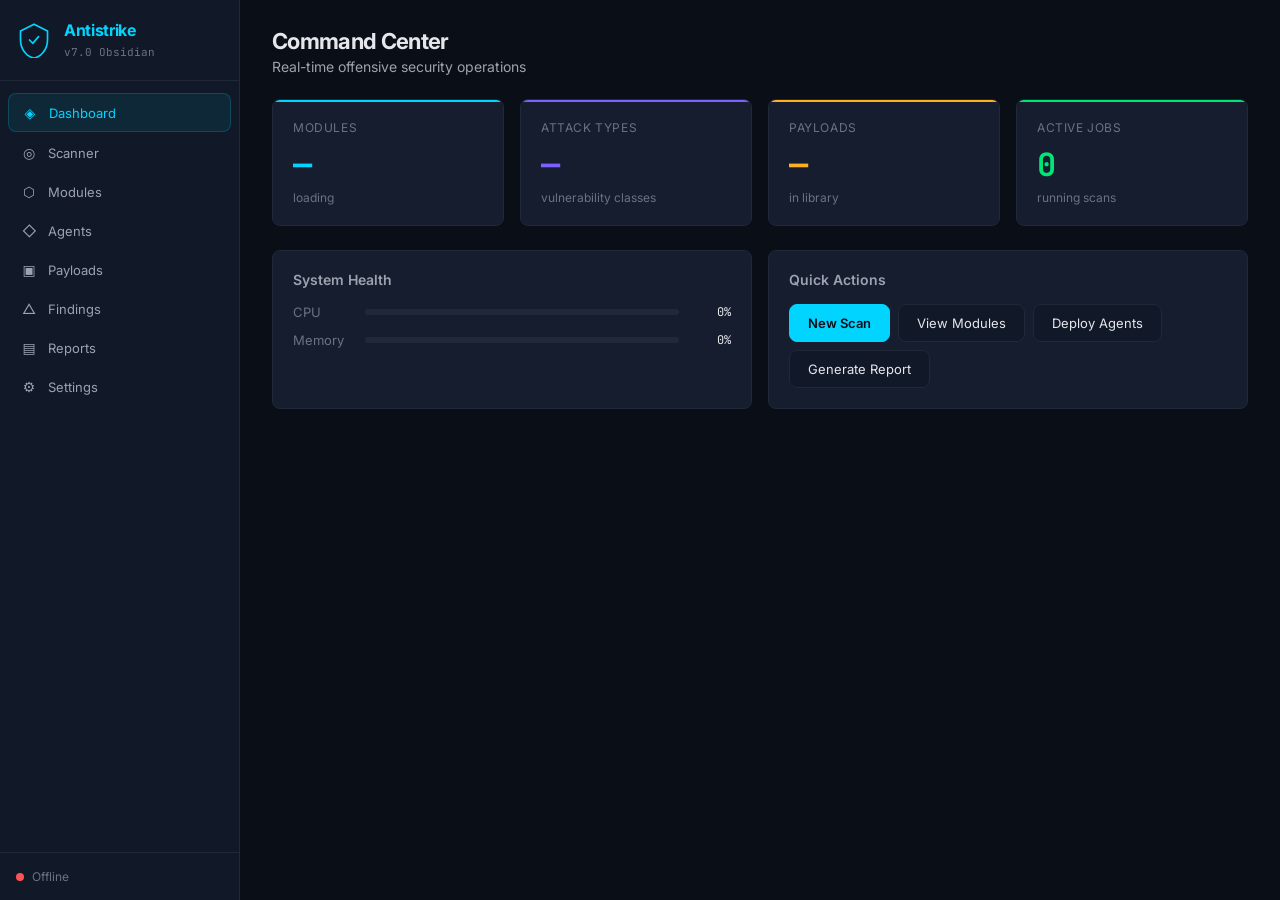
<file: antistrike/web/dashboard/index.html>
<!DOCTYPE html>
<html lang="en">
<head>
  <meta charset="UTF-8">
  <meta name="viewport" content="width=device-width, initial-scale=1.0">
  <title>Antistrike 7.0 — Control Center</title>
  <link rel="icon" type="image/svg+xml" href="/assets/favicon.svg">
  <link rel="stylesheet" href="styles.css">
  <link rel="preconnect" href="https://fonts.googleapis.com">
  <link href="https://fonts.googleapis.com/css2?family=JetBrains+Mono:wght@400;500;600;700&family=Inter:wght@400;500;600;700&display=swap" rel="stylesheet">
</head>
<body>
  <div class="app">
    <aside class="sidebar">
      <div class="logo">
        <div class="logo-icon">
          <svg viewBox="0 0 32 32" fill="none"><path d="M16 2L4 8v8c0 7.73 5.12 14.96 12 16 6.88-1.04 12-8.27 12-16V8L16 2z" stroke="currentColor" stroke-width="1.5"/><path d="M12 16l3 3 5-6" stroke="currentColor" stroke-width="1.5" stroke-linecap="round"/></svg>
        </div>
        <div>
          <h1>Antistrike</h1>
          <span class="version">v7.0 Obsidian</span>
        </div>
      </div>
      <nav class="nav">
        <button class="nav-item active" data-panel="dashboard">
          <span class="nav-icon">◈</span> Dashboard
        </button>
        <button class="nav-item" data-panel="scanner">
          <span class="nav-icon">◎</span> Scanner
        </button>
        <button class="nav-item" data-panel="modules">
          <span class="nav-icon">⬡</span> Modules
        </button>
        <button class="nav-item" data-panel="agents">
          <span class="nav-icon">◇</span> Agents
        </button>
        <button class="nav-item" data-panel="payloads">
          <span class="nav-icon">▣</span> Payloads
        </button>
        <button class="nav-item" data-panel="findings">
          <span class="nav-icon">△</span> Findings
        </button>
        <button class="nav-item" data-panel="reports">
          <span class="nav-icon">▤</span> Reports
        </button>
        <button class="nav-item" data-panel="settings">
          <span class="nav-icon">⚙</span> Settings
        </button>
      </nav>
      <div class="sidebar-footer">
        <div class="status-indicator" id="server-status">
          <span class="status-dot"></span>
          <span>Connecting...</span>
        </div>
      </div>
    </aside>

    <main class="content">
      <!-- Dashboard Panel -->
      <section class="panel active" id="panel-dashboard">
        <header class="panel-header">
          <h2>Command Center</h2>
          <p>Real-time offensive security operations</p>
        </header>
        <div class="stats-grid">
          <div class="stat-card">
            <div class="stat-label">Modules</div>
            <div class="stat-value" id="stat-modules">—</div>
            <div class="stat-sub" id="stat-modules-sub">loading</div>
          </div>
          <div class="stat-card accent">
            <div class="stat-label">Attack Types</div>
            <div class="stat-value" id="stat-attacks">—</div>
            <div class="stat-sub">vulnerability classes</div>
          </div>
          <div class="stat-card warning">
            <div class="stat-label">Payloads</div>
            <div class="stat-value" id="stat-payloads">—</div>
            <div class="stat-sub">in library</div>
          </div>
          <div class="stat-card success">
            <div class="stat-label">Active Jobs</div>
            <div class="stat-value" id="stat-jobs">0</div>
            <div class="stat-sub">running scans</div>
          </div>
        </div>
        <div class="grid-2">
          <div class="card">
            <h3>System Health</h3>
            <div class="health-bars">
              <div class="health-item">
                <span>CPU</span>
                <div class="bar-track"><div class="bar-fill" id="cpu-bar" style="width:0%"></div></div>
                <span id="cpu-val">0%</span>
              </div>
              <div class="health-item">
                <span>Memory</span>
                <div class="bar-track"><div class="bar-fill memory" id="mem-bar" style="width:0%"></div></div>
                <span id="mem-val">0%</span>
              </div>
            </div>
          </div>
          <div class="card">
            <h3>Quick Actions</h3>
            <div class="quick-actions">
              <button class="action-btn primary" onclick="switchPanel('scanner')">New Scan</button>
              <button class="action-btn" onclick="switchPanel('modules')">View Modules</button>
              <button class="action-btn" onclick="switchPanel('agents')">Deploy Agents</button>
              <button class="action-btn" onclick="switchPanel('reports')">Generate Report</button>
            </div>
          </div>
        </div>
      </section>

      <!-- Scanner Panel -->
      <section class="panel" id="panel-scanner">
        <header class="panel-header">
          <h2>Vulnerability Scanner</h2>
          <p>Configure and launch security assessments</p>
        </header>
        <div class="card scanner-config">
          <div class="form-group">
            <label>Target URL</label>
            <input type="url" id="scan-target" placeholder="https://target.example.com" class="input">
          </div>
          <div class="form-row">
            <div class="form-group">
              <label>Authorized By</label>
              <input type="text" id="scan-authorizer" placeholder="Security Team Lead" class="input">
            </div>
            <div class="form-group">
              <label>Scan Depth</label>
              <select id="scan-depth" class="input">
                <option value="quick">Quick — Surface scan</option>
                <option value="standard" selected>Standard — Balanced</option>
                <option value="deep">Deep — Thorough</option>
                <option value="exhaustive">Exhaustive — Full spectrum</option>
              </select>
            </div>
            <div class="form-group">
              <label>Profile</label>
              <select id="scan-profile" class="input">
                <option value="web">Web Application</option>
                <option value="api">API Security</option>
                <option value="network">Network</option>
                <option value="cloud">Cloud Infrastructure</option>
                <option value="mobile">Mobile</option>
                <option value="binary">Binary Analysis</option>
                <option value="full_spectrum">Full Spectrum</option>
              </select>
            </div>
          </div>
          <div class="form-group">
            <label>Attack Types (optional — leave empty for depth defaults)</label>
            <div class="chip-grid" id="attack-chips"></div>
          </div>
          <div class="btn-row">
            <button class="action-btn primary" id="btn-authorize">Register Authorization</button>
            <button class="action-btn success" id="btn-scan">Run Built-in Scan</button>
            <button class="action-btn warning" id="btn-assess">Full Profile Assessment</button>
          </div>
        </div>
        <div class="card">
          <h3>Scan Output</h3>
          <pre class="output-log" id="scan-output">Ready. Register authorization, then launch a scan.</pre>
        </div>
      </section>

      <!-- Modules Panel -->
      <section class="panel" id="panel-modules">
        <header class="panel-header">
          <h2>Attack Modules</h2>
          <p id="modules-count">Loading modules...</p>
        </header>
        <div class="filter-bar">
          <select id="module-category" class="input compact">
            <option value="">All Categories</option>
          </select>
          <input type="text" id="module-search" placeholder="Search modules..." class="input compact">
        </div>
        <div class="module-grid" id="module-grid"></div>
      </section>

      <!-- Agents Panel -->
      <section class="panel" id="panel-agents">
        <header class="panel-header">
          <h2>Agent Coordination</h2>
          <p>Multi-agent parallel testing teams</p>
        </header>
        <div class="card">
          <div class="form-row">
            <div class="form-group flex-1">
              <label>Target</label>
              <input type="url" id="agent-target" placeholder="https://target.example.com" class="input">
            </div>
            <button class="action-btn primary" id="btn-spawn-agents">Deploy Agent Team</button>
          </div>
          <div class="agent-roles">
            <label class="chip active" data-role="recon"><input type="checkbox" checked hidden> Recon</label>
            <label class="chip active" data-role="web_attacker"><input type="checkbox" checked hidden> Web Attacker</label>
            <label class="chip active" data-role="api_specialist"><input type="checkbox" checked hidden> API Specialist</label>
            <label class="chip active" data-role="network_scanner"><input type="checkbox" checked hidden> Network</label>
            <label class="chip" data-role="cloud_auditor"><input type="checkbox" hidden> Cloud Auditor</label>
            <label class="chip" data-role="exploit_developer"><input type="checkbox" hidden> Exploit Dev</label>
          </div>
        </div>
        <div class="card">
          <h3>Agent Graph</h3>
          <div id="agent-graph" class="agent-graph">No agents deployed</div>
        </div>
      </section>

      <!-- Payloads Panel -->
      <section class="panel" id="panel-payloads">
        <header class="panel-header">
          <h2>Payload Library</h2>
          <p>Curated attack payloads by vulnerability class</p>
        </header>
        <div class="filter-bar">
          <select id="payload-type" class="input compact"></select>
        </div>
        <div class="payload-list" id="payload-list"></div>
      </section>

      <!-- Findings Panel -->
      <section class="panel" id="panel-findings">
        <header class="panel-header">
          <h2>Findings</h2>
          <p id="findings-count">No findings yet</p>
        </header>
        <div id="findings-list" class="findings-list">
          <div class="empty-state">Run a scan to discover vulnerabilities</div>
        </div>
      </section>

      <!-- Reports Panel -->
      <section class="panel" id="panel-reports">
        <header class="panel-header">
          <h2>Reports</h2>
          <p>Generate assessment deliverables</p>
        </header>
        <div class="card">
          <div class="form-group">
            <label>Target</label>
            <input type="text" id="report-target" placeholder="target.example.com" class="input">
          </div>
          <div class="form-group">
            <label>Export Formats</label>
            <div class="chip-grid">
              <label class="chip active"><input type="checkbox" value="executive" checked hidden> Executive Summary</label>
              <label class="chip active"><input type="checkbox" value="sarif" checked hidden> SARIF</label>
              <label class="chip active"><input type="checkbox" value="json" checked hidden> JSON</label>
            </div>
          </div>
          <button class="action-btn primary" id="btn-report">Generate Report</button>
          <pre class="output-log" id="report-output"></pre>
        </div>
      </section>

      <!-- Settings Panel -->
      <section class="panel" id="panel-settings">
        <header class="panel-header">
          <h2>Settings</h2>
          <p>Platform configuration</p>
        </header>
        <div class="card">
          <div class="form-group">
            <label>API Server URL</label>
            <input type="url" id="api-url" value="http://127.0.0.1:7700" class="input">
          </div>
          <div class="form-group">
            <label>Default Scan Depth</label>
            <select id="default-depth" class="input">
              <option value="quick">Quick</option>
              <option value="standard" selected>Standard</option>
              <option value="deep">Deep</option>
              <option value="exhaustive">Exhaustive</option>
            </select>
          </div>
          <button class="action-btn" id="btn-save-settings">Save Settings</button>
        </div>
        <div class="card">
          <h3>MCP Integration</h3>
          <p class="dim">Connect AI assistants via MCP. Add to your client config:</p>
          <pre class="code-block" id="mcp-config">Loading...</pre>
        </div>
      </section>
    </main>
  </div>
  <script src="app.js"></script>
</body>
</html>
</file>
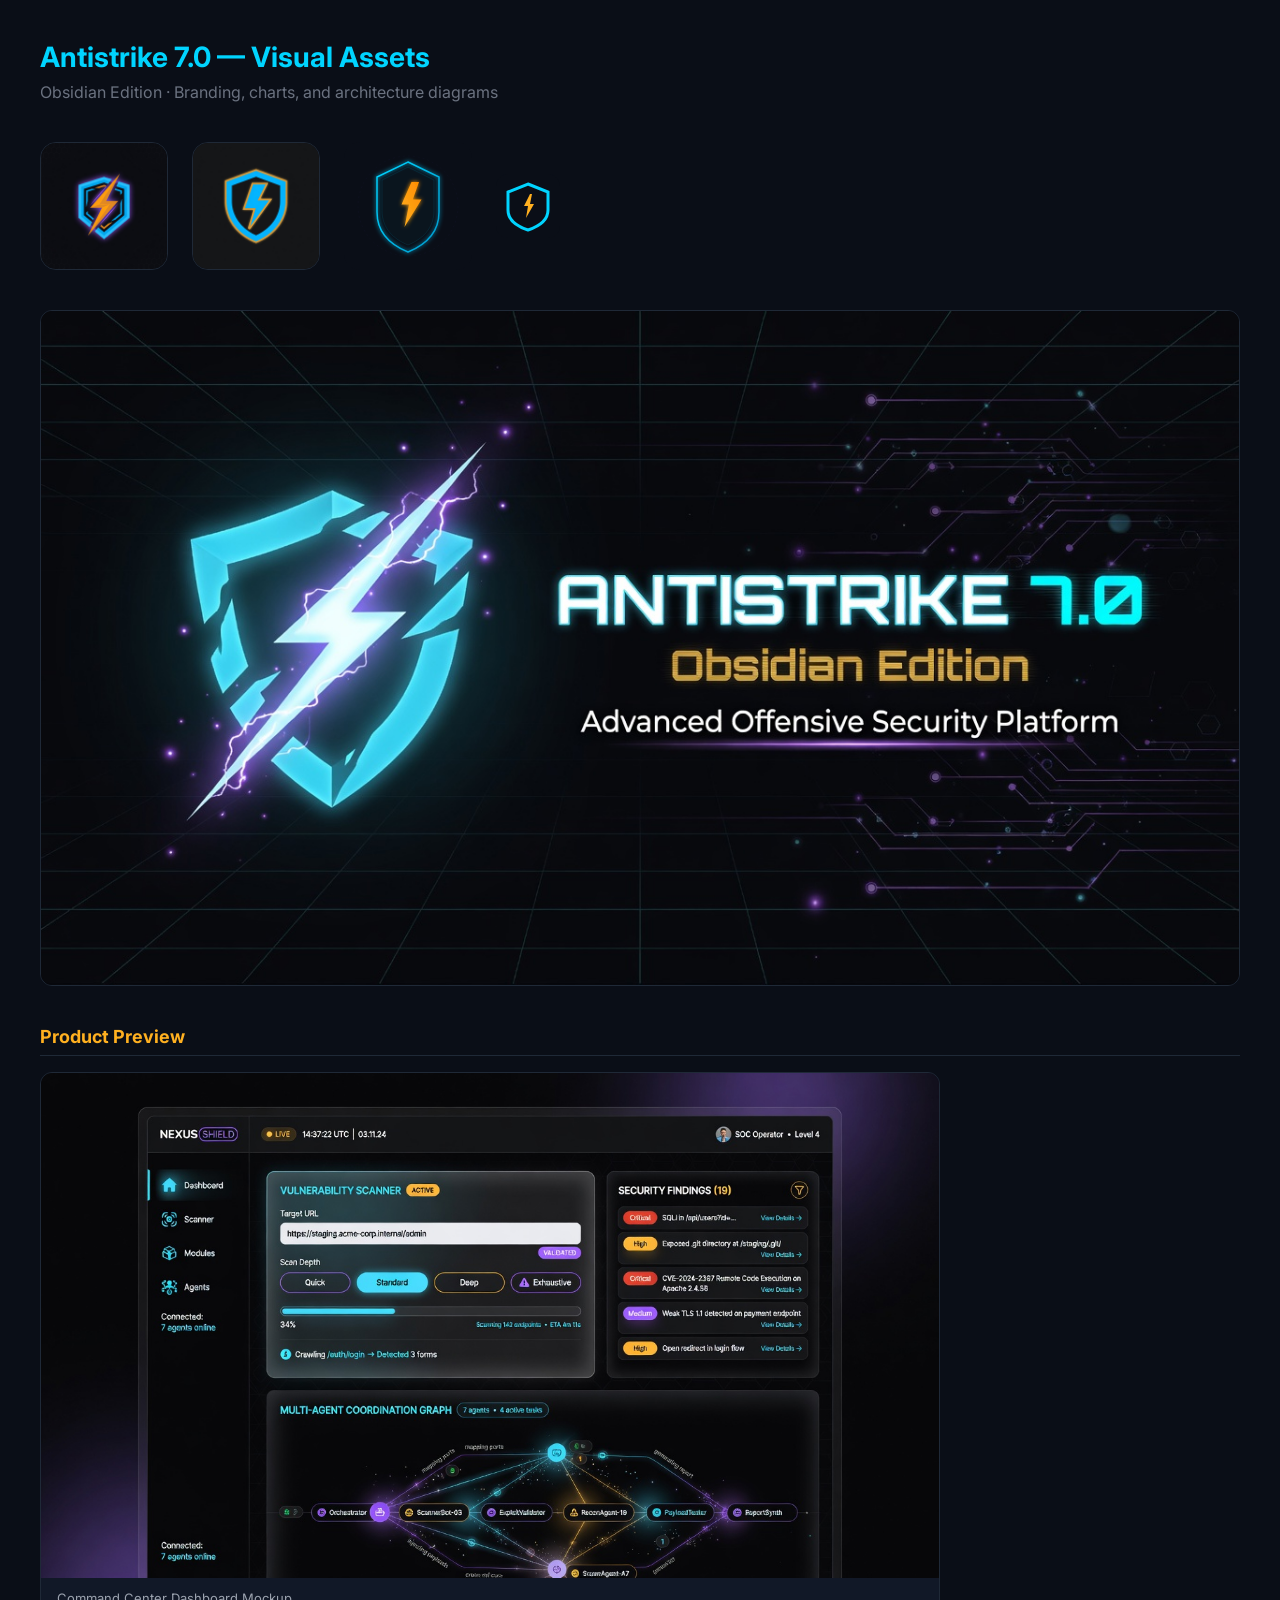
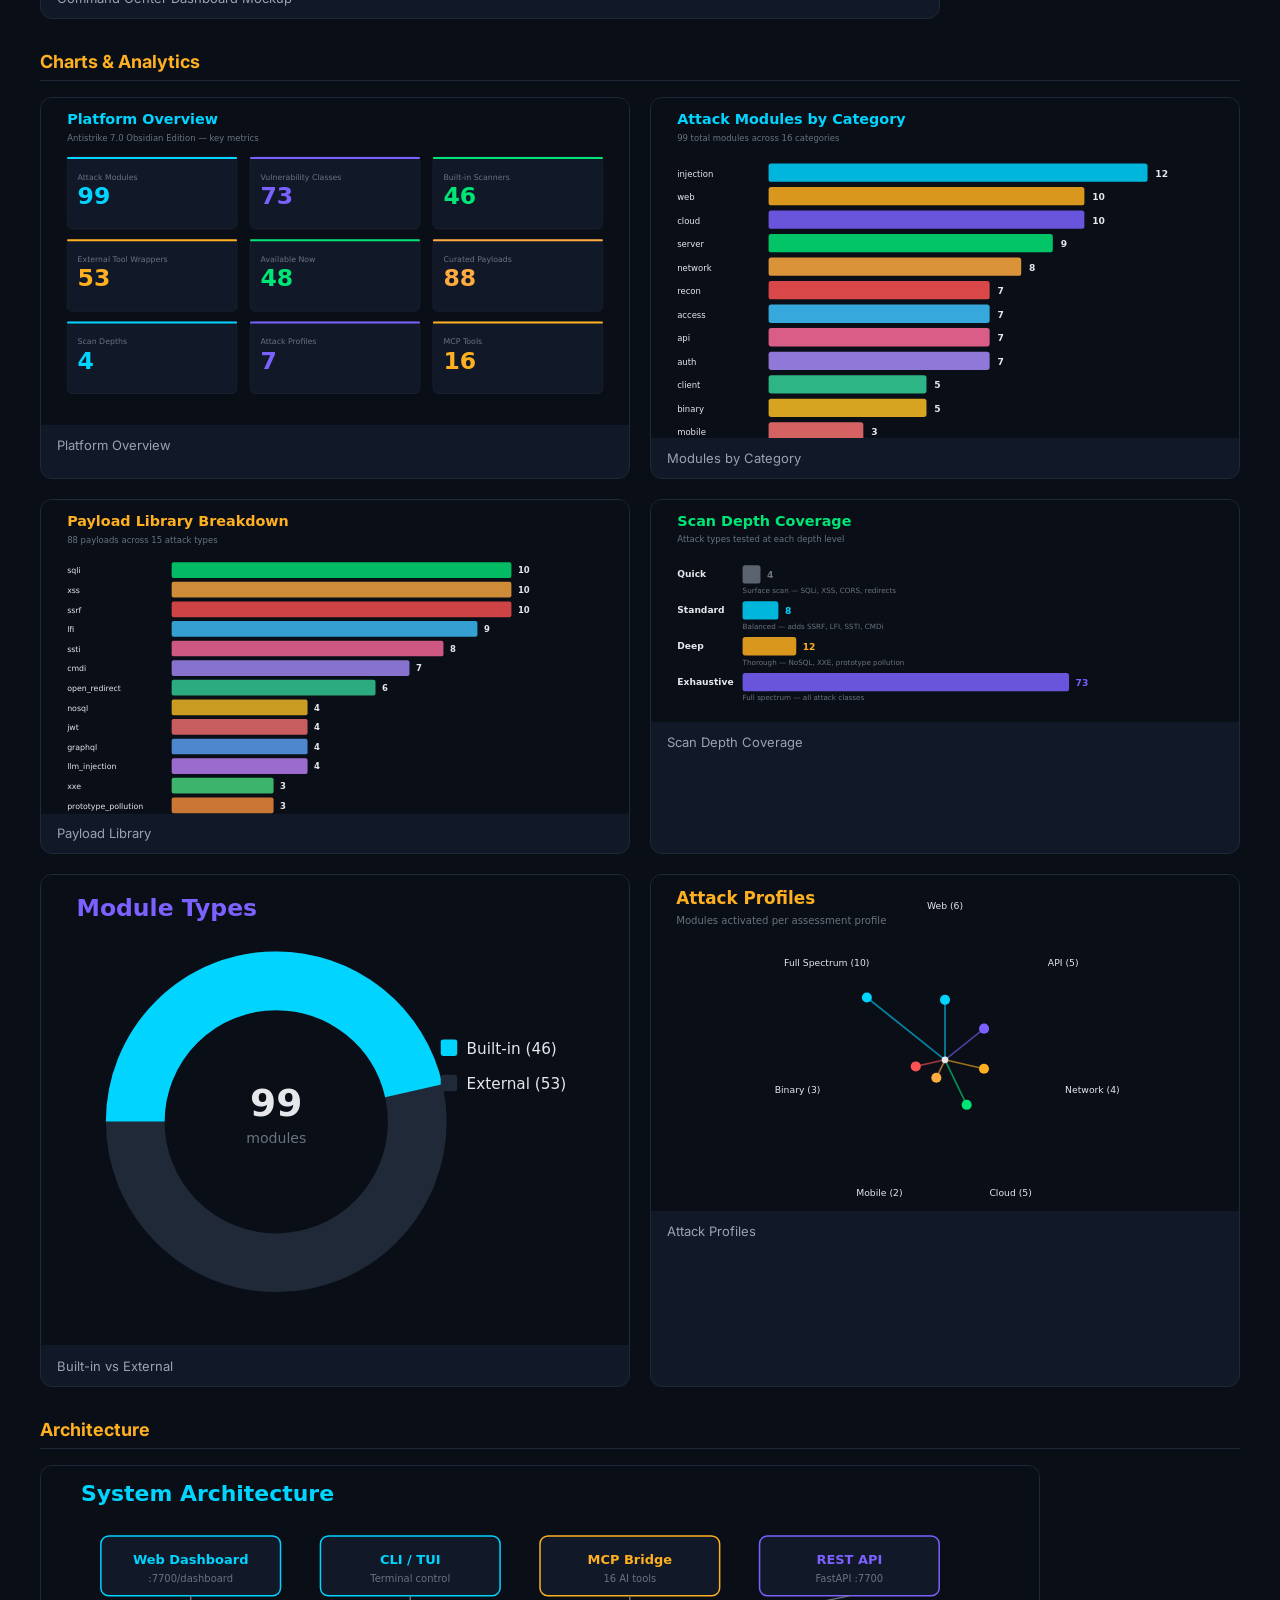
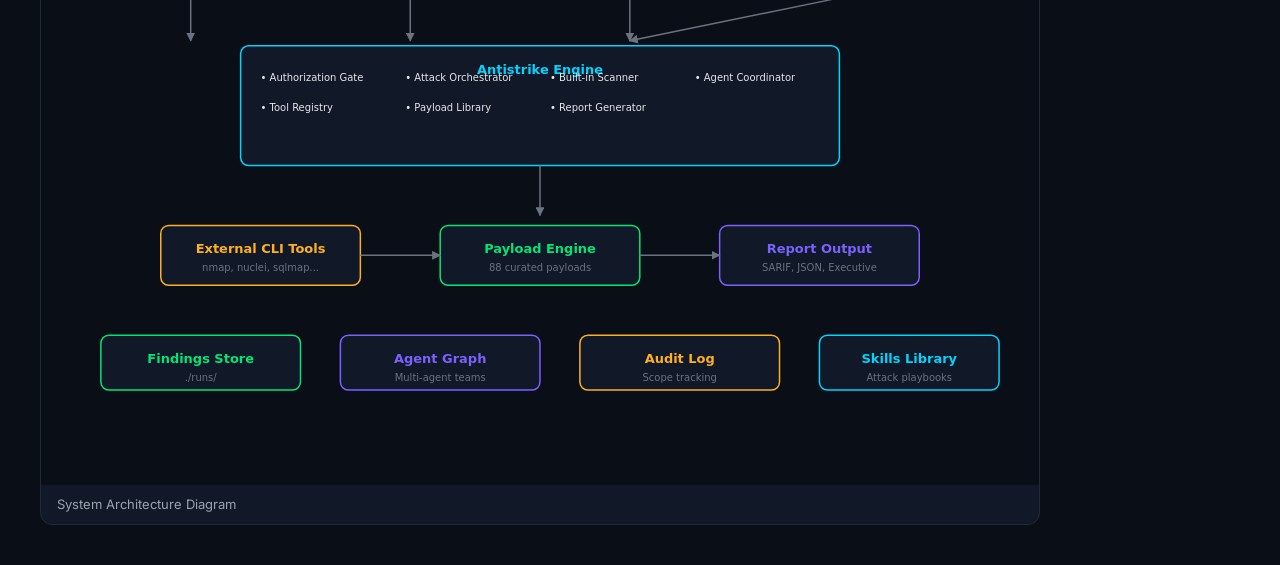
<file: assets/gallery.html>
<!DOCTYPE html>
<html lang="en">
<head>
  <meta charset="UTF-8">
  <meta name="viewport" content="width=device-width, initial-scale=1.0">
  <title>Antistrike 7.0 — Visual Assets</title>
  <link href="https://fonts.googleapis.com/css2?family=Inter:wght@400;600;700&display=swap" rel="stylesheet">
  <style>
    * { box-sizing: border-box; margin: 0; padding: 0; }
    body { font-family: Inter, sans-serif; background: #0A0E17; color: #E5E7EB; padding: 40px; }
    h1 { color: #00D4FF; font-size: 28px; margin-bottom: 8px; }
    .subtitle { color: #6B7280; margin-bottom: 40px; }
    h2 { color: #FFB020; font-size: 18px; margin: 32px 0 16px; border-bottom: 1px solid #1F2937; padding-bottom: 8px; }
    .grid { display: grid; grid-template-columns: repeat(auto-fit, minmax(400px, 1fr)); gap: 20px; }
    .card { background: #111827; border: 1px solid #1F2937; border-radius: 12px; overflow: hidden; }
    .card img, .card object { width: 100%; display: block; }
    .card .label { padding: 12px 16px; font-size: 13px; color: #9CA3AF; }
    .hero { margin-bottom: 40px; border-radius: 12px; overflow: hidden; border: 1px solid #1F2937; }
    .hero img { width: 100%; display: block; }
    .logo-row { display: flex; gap: 24px; align-items: center; margin-bottom: 40px; }
    .logo-row img { border-radius: 16px; border: 1px solid #1F2937; }
  </style>
</head>
<body>
  <h1>Antistrike 7.0 — Visual Assets</h1>
  <p class="subtitle">Obsidian Edition · Branding, charts, and architecture diagrams</p>

  <div class="logo-row">
    <img src="logo.png" alt="Logo" width="128" height="128">
    <img src="icon.png" alt="Icon" width="128" height="128">
    <object data="logo.svg" type="image/svg+xml" width="128" height="128"></object>
    <object data="favicon.svg" type="image/svg+xml" width="64" height="64"></object>
  </div>

  <div class="hero">
    <img src="banner.png" alt="Antistrike 7.0 Banner">
  </div>

  <h2>Product Preview</h2>
  <div class="card" style="max-width:900px">
    <img src="dashboard-preview.png" alt="Dashboard Preview">
    <div class="label">Command Center Dashboard Mockup</div>
  </div>

  <h2>Charts & Analytics</h2>
  <div class="grid">
    <div class="card"><object data="charts/platform-overview.svg" type="image/svg+xml"></object><div class="label">Platform Overview</div></div>
    <div class="card"><object data="charts/modules-by-category.svg" type="image/svg+xml"></object><div class="label">Modules by Category</div></div>
    <div class="card"><object data="charts/payload-breakdown.svg" type="image/svg+xml"></object><div class="label">Payload Library</div></div>
    <div class="card"><object data="charts/scan-depth-coverage.svg" type="image/svg+xml"></object><div class="label">Scan Depth Coverage</div></div>
    <div class="card"><object data="charts/module-types.svg" type="image/svg+xml"></object><div class="label">Built-in vs External</div></div>
    <div class="card"><object data="charts/attack-profiles.svg" type="image/svg+xml"></object><div class="label">Attack Profiles</div></div>
  </div>

  <h2>Architecture</h2>
  <div class="card" style="max-width:1000px">
    <object data="diagrams/architecture.svg" type="image/svg+xml"></object>
    <div class="label">System Architecture Diagram</div>
  </div>
</body>
</html>
</file>
<file: antistrike/web/dashboard/styles.css>
:root {
  --bg-primary: #0A0E17;
  --bg-secondary: #111827;
  --bg-card: #151D2E;
  --border: #1F2937;
  --border-active: #00D4FF33;
  --text-primary: #E5E7EB;
  --text-secondary: #9CA3AF;
  --text-dim: #6B7280;
  --cyan: #00D4FF;
  --amber: #FFB020;
  --violet: #7B61FF;
  --green: #00E676;
  --orange: #FFAB40;
  --red: #FF5252;
  --critical: #FF1744;
  --sidebar-width: 240px;
  --radius: 8px;
  --font-sans: 'Inter', system-ui, sans-serif;
  --font-mono: 'JetBrains Mono', monospace;
}

*, *::before, *::after { box-sizing: border-box; margin: 0; padding: 0; }

body {
  font-family: var(--font-sans);
  background: var(--bg-primary);
  color: var(--text-primary);
  min-height: 100vh;
  overflow: hidden;
}

.app { display: flex; height: 100vh; }

/* Sidebar */
.sidebar {
  width: var(--sidebar-width);
  background: var(--bg-secondary);
  border-right: 1px solid var(--border);
  display: flex;
  flex-direction: column;
  flex-shrink: 0;
}

.logo {
  display: flex;
  align-items: center;
  gap: 12px;
  padding: 20px 16px;
  border-bottom: 1px solid var(--border);
}

.logo-icon {
  width: 36px;
  height: 36px;
  color: var(--cyan);
}

.logo h1 {
  font-size: 16px;
  font-weight: 700;
  letter-spacing: -0.02em;
  color: var(--cyan);
}

.version {
  font-size: 11px;
  color: var(--text-dim);
  font-family: var(--font-mono);
}

.nav {
  flex: 1;
  padding: 12px 8px;
  display: flex;
  flex-direction: column;
  gap: 2px;
}

.nav-item {
  display: flex;
  align-items: center;
  gap: 10px;
  padding: 10px 12px;
  border: none;
  background: transparent;
  color: var(--text-secondary);
  font-size: 13px;
  font-family: var(--font-sans);
  border-radius: var(--radius);
  cursor: pointer;
  transition: all 0.15s;
  text-align: left;
}

.nav-item:hover { background: #1F2937; color: var(--text-primary); }
.nav-item.active { background: #00D4FF15; color: var(--cyan); border: 1px solid var(--border-active); }
.nav-icon { font-size: 14px; width: 18px; text-align: center; }

.sidebar-footer {
  padding: 16px;
  border-top: 1px solid var(--border);
}

.status-indicator {
  display: flex;
  align-items: center;
  gap: 8px;
  font-size: 12px;
  color: var(--text-dim);
}

.status-dot {
  width: 8px;
  height: 8px;
  border-radius: 50%;
  background: var(--text-dim);
  animation: pulse 2s infinite;
}

.status-indicator.online .status-dot { background: var(--green); }
.status-indicator.offline .status-dot { background: var(--red); animation: none; }

@keyframes pulse {
  0%, 100% { opacity: 1; }
  50% { opacity: 0.4; }
}

/* Content */
.content {
  flex: 1;
  overflow-y: auto;
  padding: 28px 32px;
}

.panel { display: none; }
.panel.active { display: block; }

.panel-header { margin-bottom: 24px; }
.panel-header h2 { font-size: 22px; font-weight: 700; letter-spacing: -0.03em; }
.panel-header p { color: var(--text-secondary); font-size: 14px; margin-top: 4px; }

/* Stats */
.stats-grid {
  display: grid;
  grid-template-columns: repeat(4, 1fr);
  gap: 16px;
  margin-bottom: 24px;
}

.stat-card {
  background: var(--bg-card);
  border: 1px solid var(--border);
  border-radius: var(--radius);
  padding: 20px;
  position: relative;
  overflow: hidden;
}

.stat-card::before {
  content: '';
  position: absolute;
  top: 0; left: 0; right: 0;
  height: 2px;
  background: var(--cyan);
}

.stat-card.accent::before { background: var(--violet); }
.stat-card.warning::before { background: var(--amber); }
.stat-card.success::before { background: var(--green); }

.stat-label { font-size: 12px; color: var(--text-dim); text-transform: uppercase; letter-spacing: 0.05em; }
.stat-value { font-size: 32px; font-weight: 700; font-family: var(--font-mono); margin: 8px 0 4px; color: var(--cyan); }
.stat-card.accent .stat-value { color: var(--violet); }
.stat-card.warning .stat-value { color: var(--amber); }
.stat-card.success .stat-value { color: var(--green); }
.stat-sub { font-size: 12px; color: var(--text-dim); }

/* Grid */
.grid-2 { display: grid; grid-template-columns: 1fr 1fr; gap: 16px; }

.card {
  background: var(--bg-card);
  border: 1px solid var(--border);
  border-radius: var(--radius);
  padding: 20px;
  margin-bottom: 16px;
}

.card h3 { font-size: 14px; font-weight: 600; margin-bottom: 16px; color: var(--text-secondary); }

/* Health bars */
.health-bars { display: flex; flex-direction: column; gap: 12px; }
.health-item { display: flex; align-items: center; gap: 12px; font-size: 13px; }
.health-item span:first-child { width: 60px; color: var(--text-dim); }
.health-item span:last-child { width: 40px; text-align: right; font-family: var(--font-mono); font-size: 12px; }
.bar-track { flex: 1; height: 6px; background: var(--border); border-radius: 3px; overflow: hidden; }
.bar-fill { height: 100%; background: var(--cyan); border-radius: 3px; transition: width 0.5s; }
.bar-fill.memory { background: var(--violet); }

/* Buttons */
.action-btn, .btn-row button {
  padding: 10px 18px;
  border: 1px solid var(--border);
  border-radius: var(--radius);
  background: var(--bg-secondary);
  color: var(--text-primary);
  font-size: 13px;
  font-family: var(--font-sans);
  cursor: pointer;
  transition: all 0.15s;
}

.action-btn:hover { border-color: var(--cyan); color: var(--cyan); }
.action-btn.primary { background: var(--cyan); color: var(--bg-primary); border-color: var(--cyan); font-weight: 600; }
.action-btn.primary:hover { background: #00B8E0; }
.action-btn.success { background: #00E67620; color: var(--green); border-color: #00E67640; }
.action-btn.warning { background: #FFB02020; color: var(--amber); border-color: #FFB02040; }

.quick-actions { display: flex; flex-wrap: wrap; gap: 8px; }
.btn-row { display: flex; gap: 10px; margin-top: 16px; flex-wrap: wrap; }

/* Forms */
.form-group { margin-bottom: 16px; }
.form-group label { display: block; font-size: 12px; color: var(--text-dim); margin-bottom: 6px; text-transform: uppercase; letter-spacing: 0.04em; }
.form-row { display: flex; gap: 16px; flex-wrap: wrap; }
.form-row .form-group { flex: 1; min-width: 180px; }
.flex-1 { flex: 1; }

.input {
  width: 100%;
  padding: 10px 14px;
  background: var(--bg-primary);
  border: 1px solid var(--border);
  border-radius: var(--radius);
  color: var(--text-primary);
  font-size: 14px;
  font-family: var(--font-mono);
  outline: none;
  transition: border-color 0.15s;
}

.input:focus { border-color: var(--cyan); }
.input.compact { max-width: 240px; }
select.input { cursor: pointer; }

/* Chips */
.chip-grid, .agent-roles { display: flex; flex-wrap: wrap; gap: 8px; }
.chip {
  padding: 6px 14px;
  border: 1px solid var(--border);
  border-radius: 20px;
  font-size: 12px;
  cursor: pointer;
  transition: all 0.15s;
  color: var(--text-secondary);
  user-select: none;
}

.chip.active, .chip:has(input:checked) {
  background: #00D4FF15;
  border-color: var(--cyan);
  color: var(--cyan);
}

.chip:hover { border-color: var(--text-dim); }

/* Output */
.output-log, .code-block {
  background: var(--bg-primary);
  border: 1px solid var(--border);
  border-radius: var(--radius);
  padding: 16px;
  font-family: var(--font-mono);
  font-size: 12px;
  line-height: 1.6;
  color: var(--text-secondary);
  overflow-x: auto;
  max-height: 400px;
  overflow-y: auto;
  white-space: pre-wrap;
  margin-top: 12px;
}

.dim { color: var(--text-dim); font-size: 13px; margin-bottom: 12px; }

/* Module grid */
.filter-bar { display: flex; gap: 12px; margin-bottom: 16px; }

.module-grid {
  display: grid;
  grid-template-columns: repeat(auto-fill, minmax(280px, 1fr));
  gap: 12px;
}

.module-card {
  background: var(--bg-card);
  border: 1px solid var(--border);
  border-radius: var(--radius);
  padding: 16px;
  transition: border-color 0.15s;
}

.module-card:hover { border-color: var(--border-active); }
.module-card.available { border-left: 2px solid var(--green); }
.module-card.unavailable { border-left: 2px solid var(--text-dim); opacity: 0.7; }

.module-name { font-weight: 600; font-size: 14px; margin-bottom: 4px; }
.module-cat { font-size: 11px; color: var(--violet); text-transform: uppercase; letter-spacing: 0.05em; }
.module-desc { font-size: 12px; color: var(--text-dim); margin: 8px 0; }
.module-tags { display: flex; flex-wrap: wrap; gap: 4px; }
.module-tag { font-size: 10px; padding: 2px 8px; background: #1F2937; border-radius: 10px; color: var(--text-dim); }

/* Payloads */
.payload-list { display: flex; flex-direction: column; gap: 8px; }
.payload-item {
  background: var(--bg-card);
  border: 1px solid var(--border);
  border-radius: var(--radius);
  padding: 12px 16px;
  font-family: var(--font-mono);
  font-size: 12px;
}

.payload-item .payload-text { color: var(--amber); margin-bottom: 4px; word-break: break-all; }
.payload-item .payload-meta { color: var(--text-dim); font-size: 11px; }

/* Findings */
.findings-list { display: flex; flex-direction: column; gap: 12px; }
.finding-card {
  background: var(--bg-card);
  border: 1px solid var(--border);
  border-radius: var(--radius);
  padding: 16px;
  border-left: 3px solid var(--text-dim);
}

.finding-card.critical { border-left-color: var(--critical); }
.finding-card.high { border-left-color: var(--red); }
.finding-card.medium { border-left-color: var(--orange); }
.finding-card.low { border-left-color: var(--cyan); }

.finding-title { font-weight: 600; font-size: 15px; }
.finding-severity {
  display: inline-block;
  font-size: 10px;
  padding: 2px 8px;
  border-radius: 10px;
  font-weight: 600;
  text-transform: uppercase;
  margin-left: 8px;
}

.sev-critical { background: #FF174420; color: var(--critical); }
.sev-high { background: #FF525220; color: var(--red); }
.sev-medium { background: #FFAB4020; color: var(--orange); }
.sev-low { background: #40C4FF20; color: var(--cyan); }

.finding-location { font-family: var(--font-mono); font-size: 12px; color: var(--cyan); margin-top: 6px; }
.finding-evidence { font-size: 12px; color: var(--text-dim); margin-top: 8px; }

.empty-state {
  text-align: center;
  padding: 48px;
  color: var(--text-dim);
  font-size: 14px;
}

/* Agent graph */
.agent-graph {
  display: flex;
  flex-wrap: wrap;
  gap: 12px;
  padding: 16px;
  min-height: 120px;
}

.agent-node {
  background: var(--bg-primary);
  border: 1px solid var(--border);
  border-radius: var(--radius);
  padding: 12px 16px;
  min-width: 140px;
}

.agent-node.orchestrator { border-color: var(--cyan); }
.agent-role { font-size: 11px; color: var(--violet); text-transform: uppercase; }
.agent-id { font-family: var(--font-mono); font-size: 12px; color: var(--text-dim); }
.agent-status { font-size: 11px; margin-top: 4px; }
.agent-status.ready { color: var(--green); }
.agent-status.active { color: var(--cyan); }

@media (max-width: 900px) {
  .stats-grid { grid-template-columns: repeat(2, 1fr); }
  .grid-2 { grid-template-columns: 1fr; }
  .sidebar { width: 60px; }
  .logo div:last-child, .nav-item span:not(.nav-icon), .sidebar-footer span:last-child { display: none; }
}
</file>
